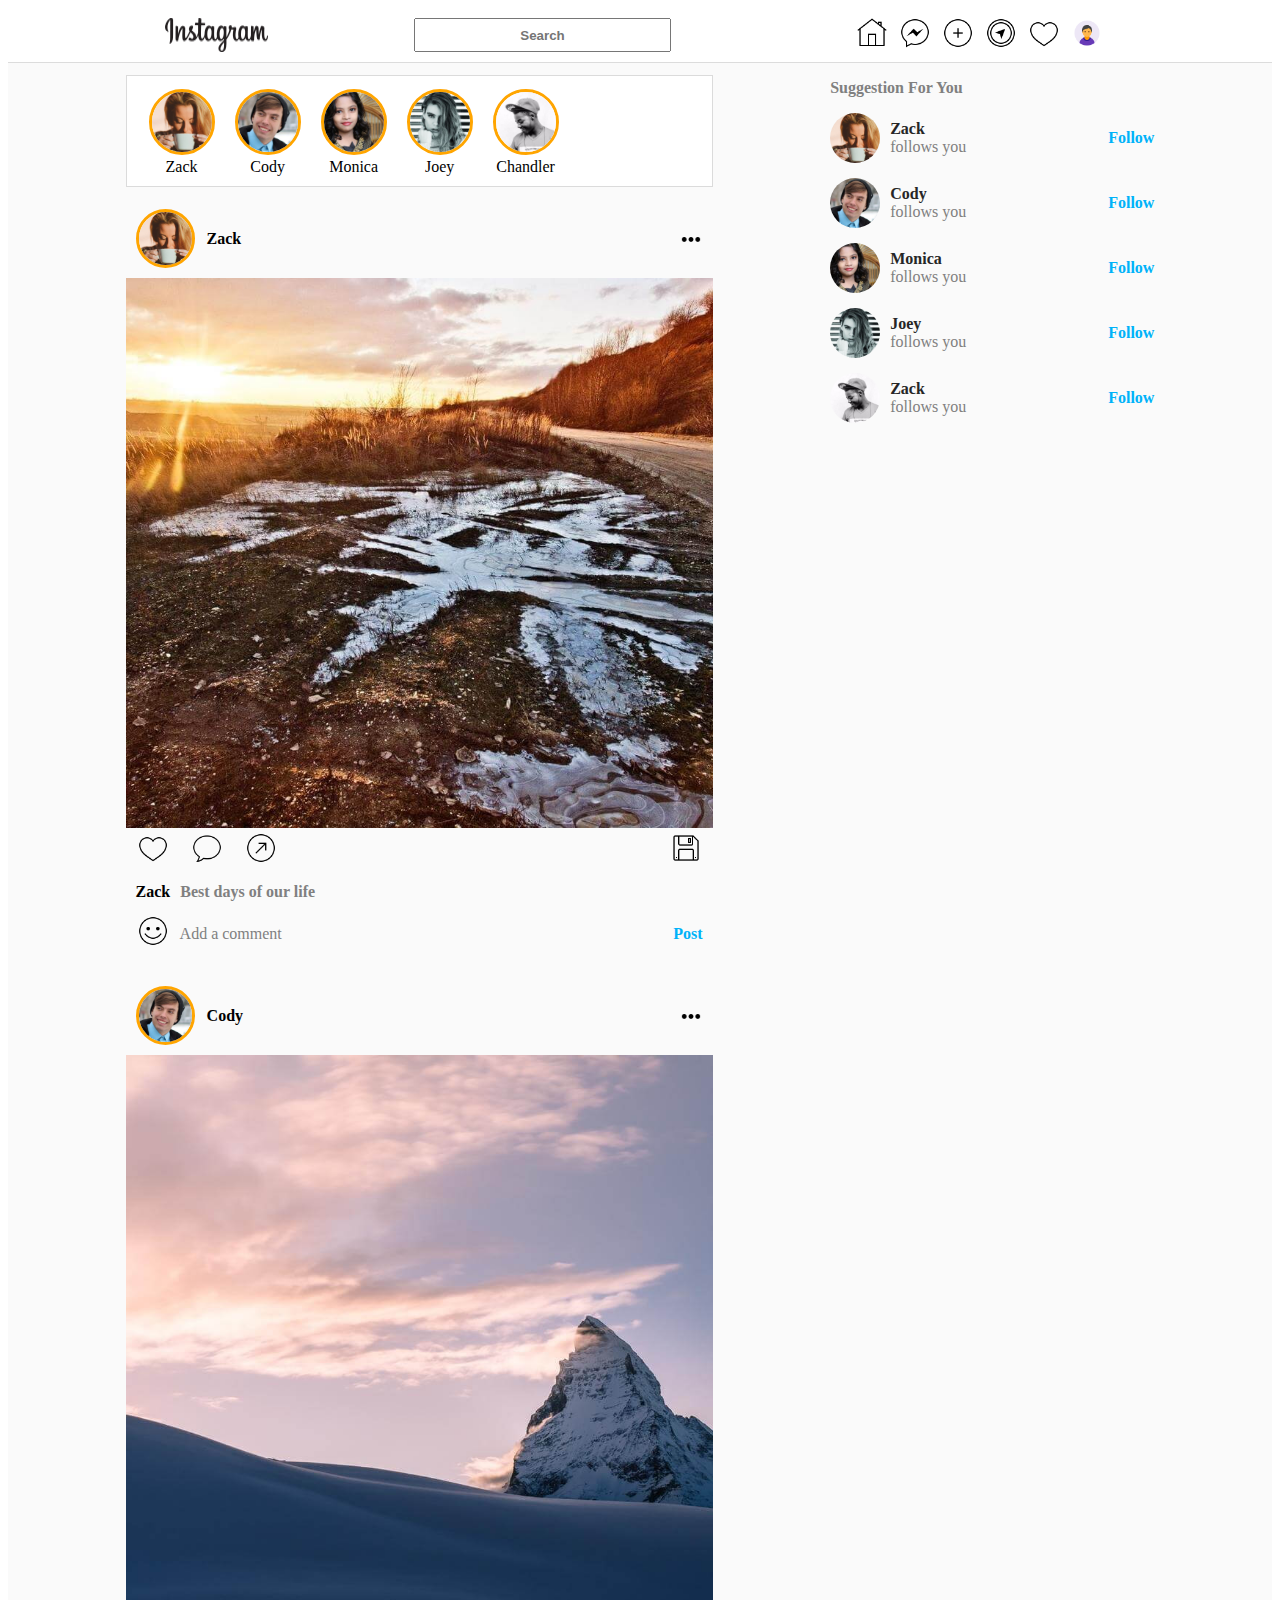
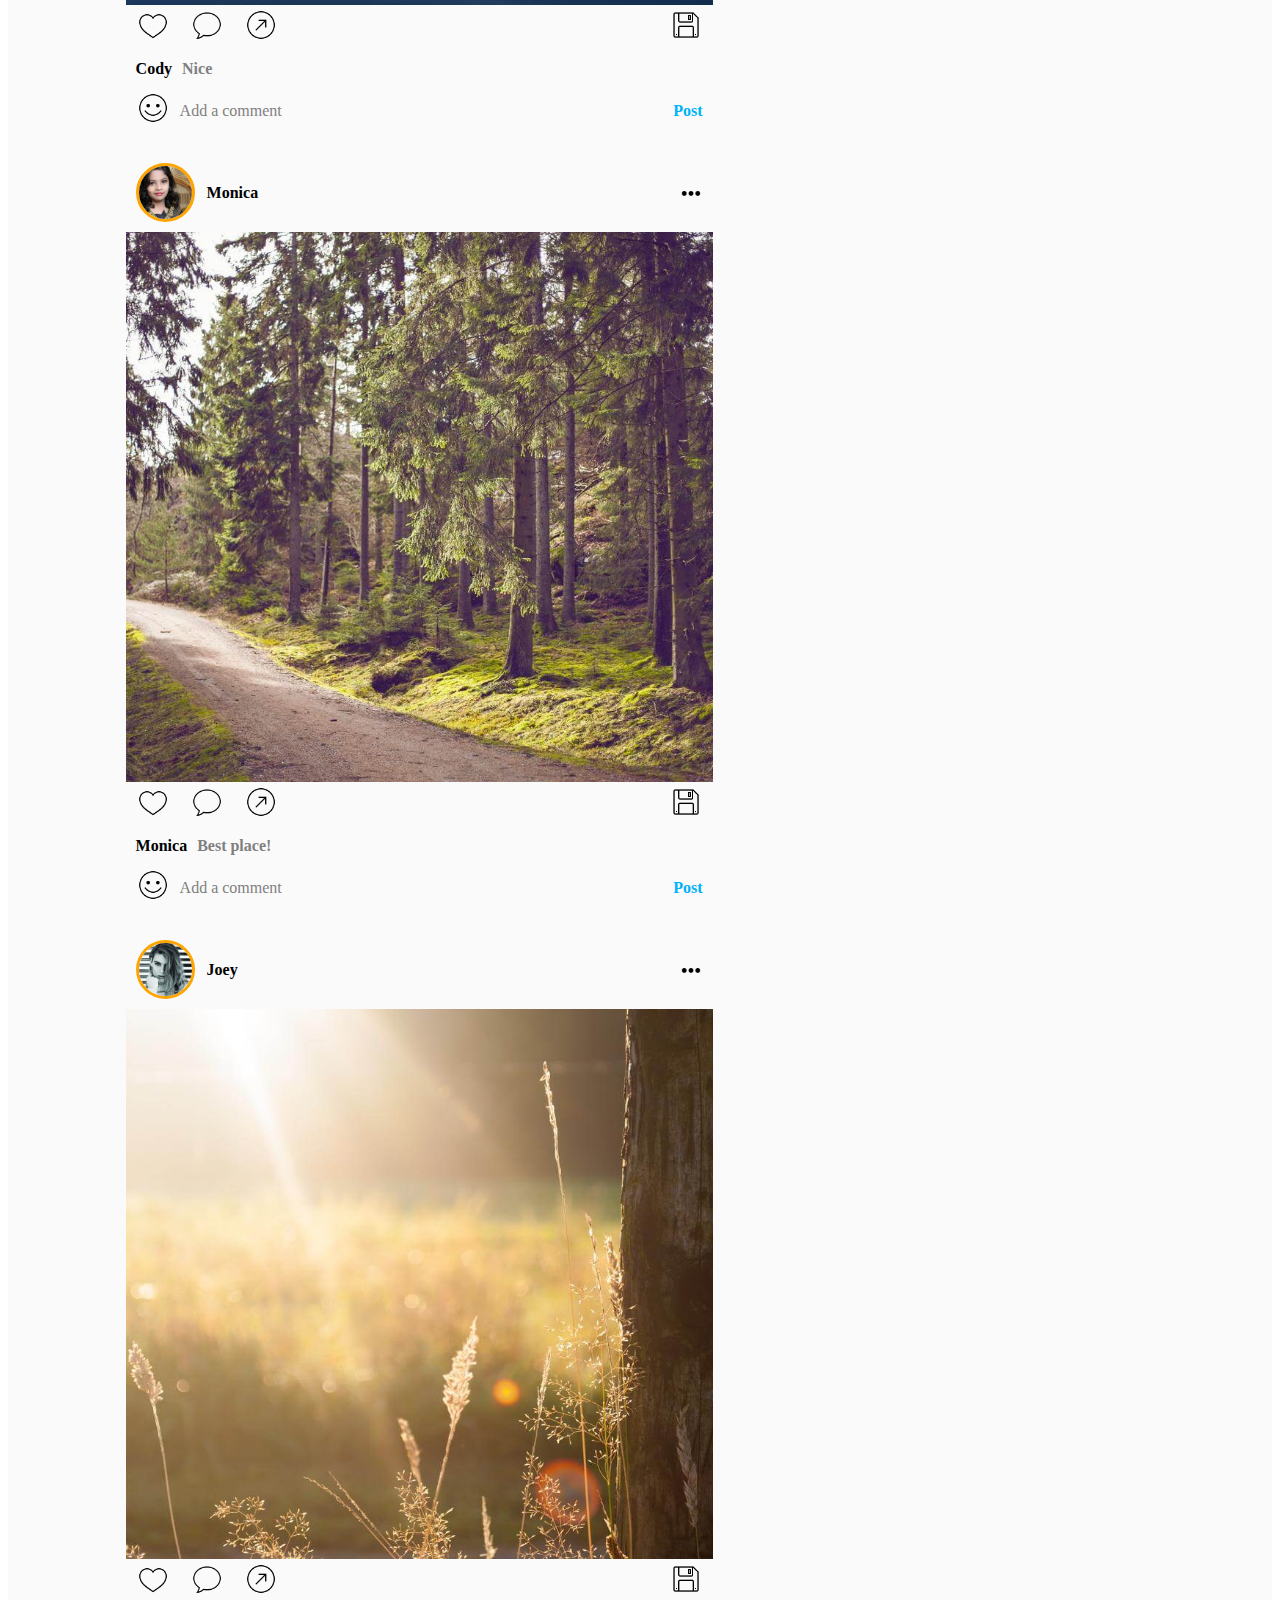
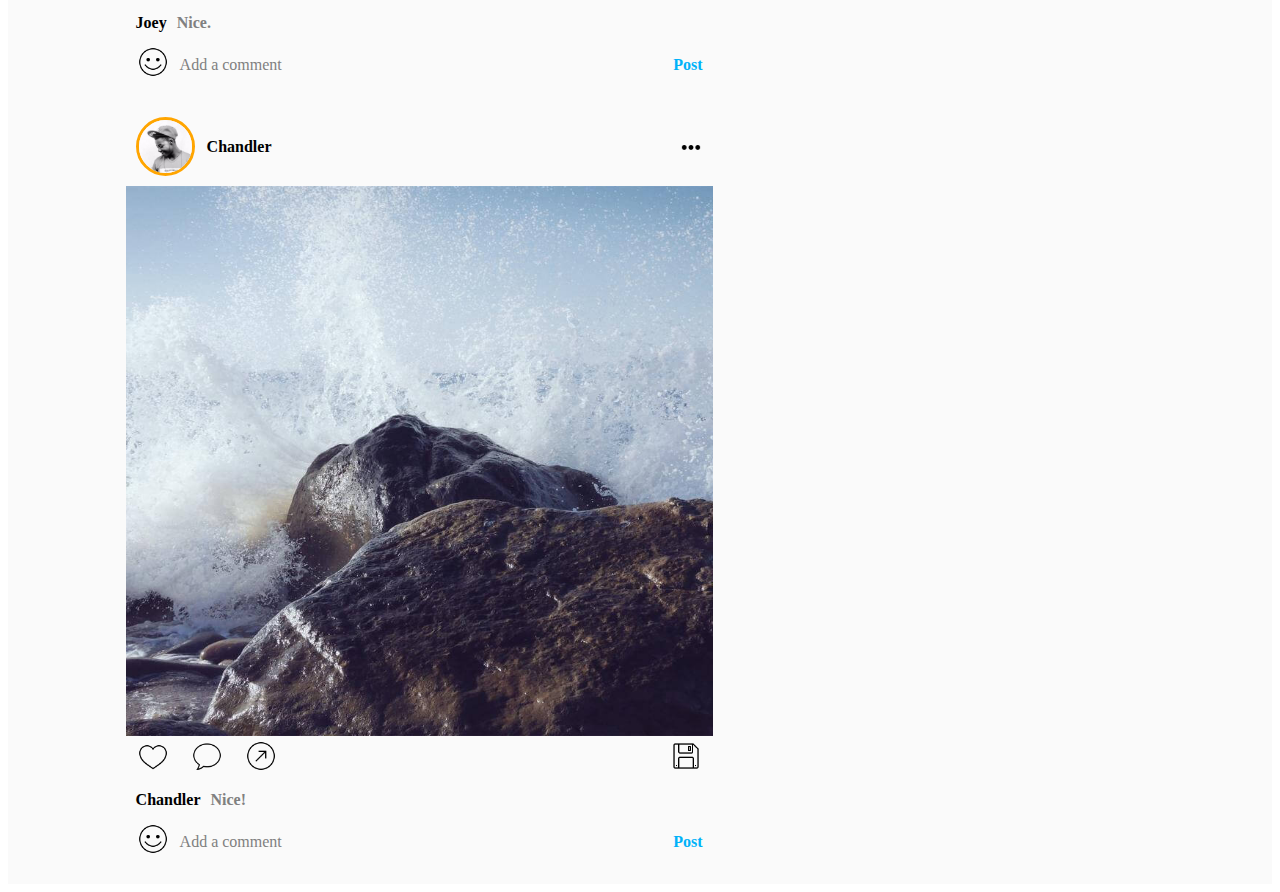
<file: Instagram-clone/index.html>
<!DOCTYPE html>
<html lang="en">
<head>
    <meta charset="UTF-8">
    <meta http-equiv="X-UA-Compatible" content="IE=edge">
    <!-- <meta name="viewport" content="width=device-width, initial-scale=1.0"> -->
    <meta id="viewport" name="viewport" content="width=device-width, initial-scale=1, minimum-scale=1, maximum-scale=1, viewport-fit=cover">

    <title>Instagram</title>
    <meta name="theme-color" content="#191919">
    <link rel="stylesheet" href="./index.css">
    <link rel="icon" href="./imgs/icons/instagram-icon.png">
</head>
<body>
    
    <nav>
        <img src="./imgs/instagram-logo.png" class="mb-img" alt="instagram-logo">
        <input type="text" class="hide" placeholder="Search">
        <div class="icon">
            <ul>
                <li>
                    <img src="./imgs/icons/icons8-home-50.png" class="img" alt="home">
                </li>
                <li>
                    <img src="./imgs/icons/icons8-facebook-messenger-50.png" class="img" alt="message">
                </li>  
                <li>
                    <img src="./imgs/icons/icons8-add-50.png" class="img" alt="addpost">
                </li>  
                <li>
                    <img src="./imgs/icons/icons8-navigation-50.png" class="img" alt="direct">
                </li>
                <li>
                    <img src="./imgs/icons/icons8-heart-50.png" class="img"  alt="like post">
                </li>
                <li>
                    <a href="#">
                        <img src="./imgs/icons/icons8-male-user-48.png" class="img"  alt="user"> 
                    </a>
                    <ul>
                      <li>
                          <span>😀Profile</span>
                      </li>
                      <li>Logout</li>
                    </ul>
                  </li>
            </ul>
              <!-- <img src="./imgs/icons/icons8-home-50.png"  alt="home">
            <img src="./imgs/icons/icons8-facebook-messenger-50.png"  alt="message">
            <img src="./imgs/icons/icons8-add-50.png"  alt="add post">
            <img src="./imgs/icons/icons8-navigation-50.png"  alt="direct">
            <img src="./imgs/icons/icons8-heart-50.png"  alt="like post">
               -->

        </div>
    </nav>

    <main>
        <!-- user/global feed starts here-->
        <div class="insta-feed">
            
            <div class="insta-stories">
                 <div class="stack">
                    <img src="./imgs/users/user-1.jpeg" alt="">
                    <span>Zack</span>
                 </div>
                 <div class="stack">
                    <img src="./imgs/users/user-2.jpeg" alt="">
                    <span>Cody</span>
                 </div>
                 <div class="stack">
                    <img src="./imgs/users/user-3.jpeg" alt="">
                    <span>Monica</span>
                 </div>
                 <div class="stack">
                    <img src="./imgs/users/user-4.jpeg" alt="">
                    <span>Joey</span>
                 </div>
                 <div class="stack">
                    <img src="./imgs/users/user-5.jpeg" alt="">
                    <span>Chandler</span>
                 </div>
               
            </div>

            <div class="user-feed">
                <div class="card">
                    <div class="card-top">
                         <div class="user-info">
                            <img src="./imgs/users/user-1.jpeg" alt="">
                            <span>Zack</span>
                         </div>

                         <div class="post-icon">
                            <img src="./imgs/icons/icons8-ellipsis-50.png" alt="">
                         </div>
                         
                    </div>

                    <div class="user-post">
                        <img src="./imgs/user-post/post-1.jpg" alt="">
                    </div>

                    <div class="insta-save-icon">
                        <div class="insta-icon">
                            <img src="./imgs/icons/icons8-heart-50.png" class="stackicon" alt="">
                            <img src="./imgs/icons/icons8-speech-bubble-50.png" class="stackicon" alt="">
                            <img src="./imgs/icons/icons8-circled-up-right-2-50.png" class="stackicon" alt="">
                        </div>

                        <div class="insta-savefeed-icon">
                            <img src="./imgs/icons/icons8-save-100.png" class="stackicon" alt="">

                        </div>
                    </div>

                    <div class="user-comments">
                         <span class="user">Zack</span>
                         <span class="comment">Best days of our life</span>
                    </div>

                    <div class="add-comments-stack">
                         <div class="comment">
                            <img src="./imgs/icons/icons8-happy-50.png" class="stackicon" alt="">
                            <span class="comment-text">Add a comment</span>
                         </div>
                         <div class="post">
                             <span class="mg">Post</span>
                         </div>
                    </div>
                </div>
            </div>

            <div class="user-feed">
                <div class="card">
                    <div class="card-top">
                         <div class="user-info">
                            <img src="./imgs/users/user-2.jpeg" alt="cody">
                            <span>Cody</span>
                         </div>

                         <div class="post-icon">
                            <img src="./imgs/icons/icons8-ellipsis-50.png" alt="dots">
                         </div>
                         
                    </div>

                    <div class="user-post">
                        <img src="./imgs/user-post/post-2.jpg" alt="post">
                    </div>

                    <div class="insta-save-icon">
                        <div class="insta-icon">
                            <img src="./imgs/icons/icons8-heart-50.png" class="stackicon" alt="heart">
                            <img src="./imgs/icons/icons8-speech-bubble-50.png" class="stackicon" alt="message">
                            <img src="./imgs/icons/icons8-circled-up-right-2-50.png" class="stackicon" alt="share">
                        </div>

                        <div class="insta-savefeed-icon">
                            <img src="./imgs/icons/icons8-save-100.png" class="stackicon" alt="save">

                        </div>
                    </div>

                    <div class="user-comments">
                         <span class="user">Cody</span>
                         <span class="comment">Nice</span>
                    </div>

                    <div class="add-comments-stack">
                         <div class="comment">
                            <img src="./imgs/icons/icons8-happy-50.png" class="stackicon" alt="react">
                            <span class="comment-text">Add a comment</span>
                         </div>
                         <div class="post">
                             <span class="mg">Post</span>
                         </div>
                    </div>
                </div>
            </div>
            
            <div class="user-feed">
                <div class="card">
                    <div class="card-top">
                         <div class="user-info">
                            <img src="./imgs/users/user-3.jpeg" alt="monica">
                            <span>Monica</span>
                         </div>

                         <div class="post-icon">
                            <img src="./imgs/icons/icons8-ellipsis-50.png" alt="dots">
                         </div>
                         
                    </div>

                    <div class="user-post">
                        <img src="./imgs/user-post/post-3.jpg" alt="post">
                    </div>

                    <div class="insta-save-icon">
                        <div class="insta-icon">
                            <img src="./imgs/icons/icons8-heart-50.png" class="stackicon" alt="heart">
                            <img src="./imgs/icons/icons8-speech-bubble-50.png" class="stackicon" alt="message">
                            <img src="./imgs/icons/icons8-circled-up-right-2-50.png" class="stackicon" alt="share">
                        </div>

                        <div class="insta-savefeed-icon">
                            <img src="./imgs/icons/icons8-save-100.png" class="stackicon" alt="save">

                        </div>
                    </div>

                    <div class="user-comments">
                         <span class="user">Monica</span>
                         <span class="comment">Best place!</span>
                    </div>

                    <div class="add-comments-stack">
                         <div class="comment">
                            <img src="./imgs/icons/icons8-happy-50.png" class="stackicon" alt="react">
                            <span class="comment-text">Add a comment</span>
                         </div>
                         <div class="post">
                             <span class="mg">Post</span>
                         </div>
                    </div>
                </div>
            </div>

            <div class="user-feed">
                <div class="card">
                    <div class="card-top">
                         <div class="user-info">
                            <img src="./imgs/users/user-4.jpeg" alt="Joey">
                            <span>Joey</span>
                         </div>

                         <div class="post-icon">
                            <img src="./imgs/icons/icons8-ellipsis-50.png" alt="dots">
                         </div>
                         
                    </div>

                    <div class="user-post">
                        <img src="./imgs/user-post/post-4.jpg" alt="post">
                    </div>

                    <div class="insta-save-icon">
                        <div class="insta-icon">
                            <img src="./imgs/icons/icons8-heart-50.png" class="stackicon" alt="heart">
                            <img src="./imgs/icons/icons8-speech-bubble-50.png" class="stackicon" alt="message">
                            <img src="./imgs/icons/icons8-circled-up-right-2-50.png" class="stackicon" alt="share">
                        </div>

                        <div class="insta-savefeed-icon">
                            <img src="./imgs/icons/icons8-save-100.png" class="stackicon" alt="save">

                        </div>
                    </div>

                    <div class="user-comments">
                         <span class="user">Joey</span>
                         <span class="comment">Nice.</span>
                    </div>

                    <div class="add-comments-stack">
                         <div class="comment">
                            <img src="./imgs/icons/icons8-happy-50.png" class="stackicon" alt="react">
                            <span class="comment-text">Add a comment</span>
                         </div>
                         <div class="post">
                             <span class="mg">Post</span>
                         </div>
                    </div>
                </div>
            </div>

            <div class="user-feed">
                <div class="card">
                    <div class="card-top">
                         <div class="user-info">
                            <img src="./imgs/users/user-5.jpeg" alt="chandler">
                            <span>Chandler</span>
                         </div>

                         <div class="post-icon">
                            <img src="./imgs/icons/icons8-ellipsis-50.png" alt="dots">
                         </div>
                         
                    </div>

                    <div class="user-post">
                        <img src="./imgs/user-post/post-5.jpg" alt="post">
                    </div>

                    <div class="insta-save-icon">
                        <div class="insta-icon">
                            <img src="./imgs/icons/icons8-heart-50.png" class="stackicon" alt="heart">
                            <img src="./imgs/icons/icons8-speech-bubble-50.png" class="stackicon" alt="message">
                            <img src="./imgs/icons/icons8-circled-up-right-2-50.png" class="stackicon" alt="share">
                        </div>

                        <div class="insta-savefeed-icon">
                            <img src="./imgs/icons/icons8-save-100.png" class="stackicon" alt="save">

                        </div>
                    </div>

                    <div class="user-comments">
                         <span class="user">Chandler</span>
                         <span class="comment">Nice!</span>
                    </div>

                    <div class="add-comments-stack">
                         <div class="comment">
                            <img src="./imgs/icons/icons8-happy-50.png" class="stackicon" alt="react">
                            <span class="comment-text">Add a comment</span>
                         </div>
                         <div class="post">
                             <span class="mg">Post</span>
                         </div>
                    </div>
                </div>
            </div>
        </div>

        <!-- suggestion section starts here -->
        <div class="insta-suggestions hide">
            <p class="suggestion-title">Suggestion For You</p>
            <div class="card">
                <div class="suggested-people">
                     <div class="one">
                        <img src="./imgs/users/user-1.jpeg" alt="Zack">
                        <div class="names">
                            <span class="name mg">Zack</span>    
                            <span class="names2 mg">follows you</span>
                        </div>
                     </div>

                     <div class="two">
                        <span class="names3">Follow</span>

                     </div>
                </div>
                <div class="suggested-people">
                    <div class="one">
                       <img src="./imgs/users/user-2.jpeg" alt="Cody">
                       <div class="names">
                           <span class="name mg">Cody</span>    
                           <span class="names2 mg">follows you</span>
                       </div>
                    </div>

                    <div class="two">
                       <span class="names3">Follow</span>

                    </div>
               </div>
               <div class="suggested-people">
                <div class="one">
                   <img src="./imgs/users/user-3.jpeg" alt="Monica">
                   <div class="names">
                       <span class="name mg">Monica</span>    
                       <span class="names2 mg">follows you</span>
                   </div>
                </div>

                <div class="two">
                   <span class="names3">Follow</span>

                </div>
               </div>
               <div class="suggested-people">
                <div class="one">
                   <img src="./imgs/users/user-4.jpeg" alt="Joey">
                   <div class="names">
                       <span class="name mg">Joey</span>    
                       <span class="names2 mg">follows you</span>
                   </div>
                </div>

                <div class="two">
                   <span class="names3">Follow</span>

                </div>
               </div>
               <div class="suggested-people">
            <div class="one">
               <img src="./imgs/users/user-5.jpeg" alt="Zack">
               <div class="names">
                   <span class="name mg">Zack</span>    
                   <span class="names2 mg">follows you</span>
               </div>
            </div>

            <div class="two">
               <span class="names3">Follow</span>

            </div>
               </div>
            </div>
        </div>
    </main>
</body>
</html>
</file>
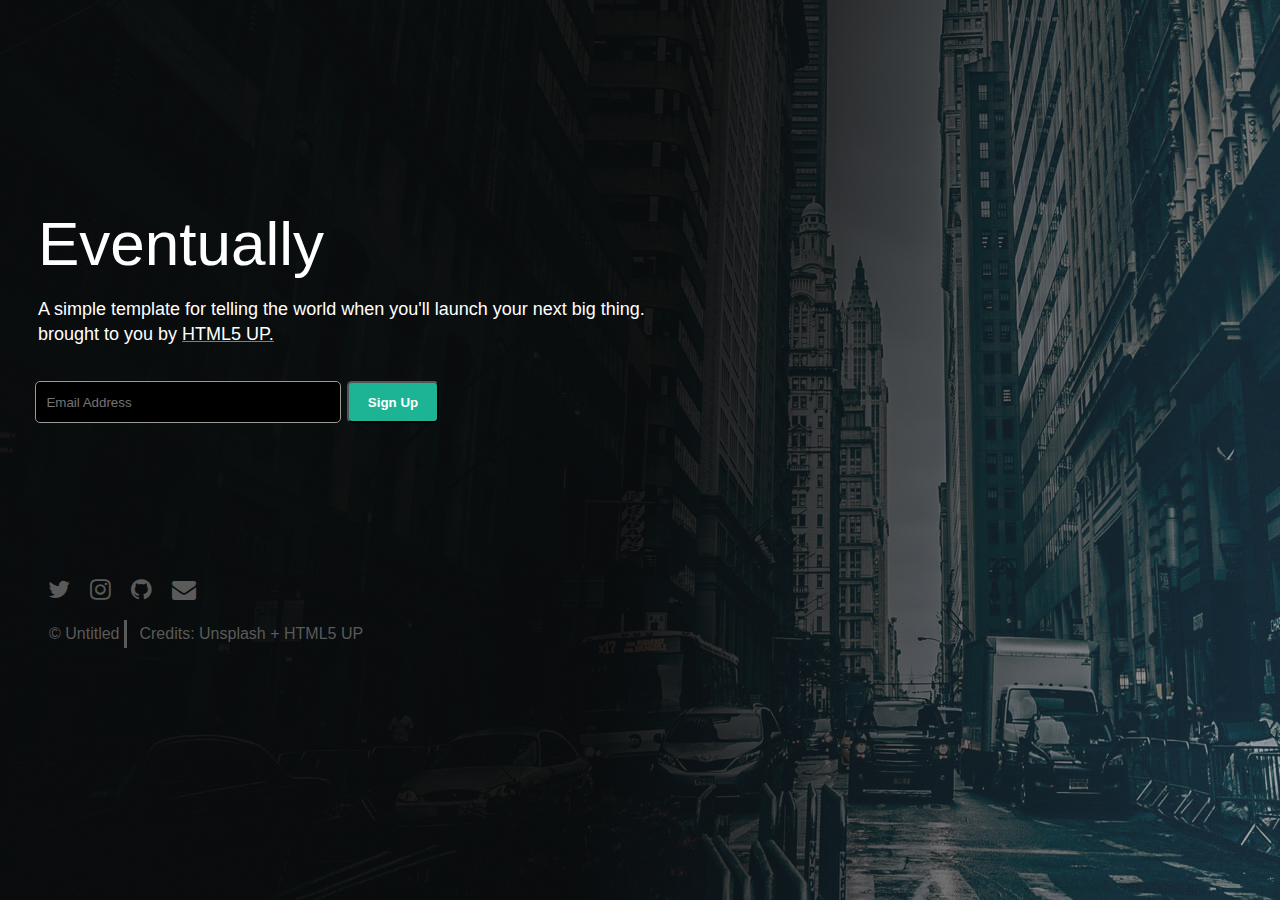
<file: Landing-page/index.html>
<!DOCTYPE html>
<html lang="en">
<head>
    <meta charset="UTF-8">
    <meta http-equiv="X-UA-Compatible" content="IE=edge">
    <meta name="viewport" content="width=device-width, initial-scale=1.0">
    <title>Landing Page</title>
    <link rel="stylesheet" href="../Landing-page/index.css">
    <link rel="stylesheet" href="https://cdnjs.cloudflare.com/ajax/libs/font-awesome/4.7.0/css/font-awesome.min.css">
</head>
<body>
    <main class="container">
        <section class="container-info">
            <span>Eventually</span>
            <p>A simple template for telling the world when you'll launch your next big thing. brought to you by <span class="underline-text">HTML5 UP.</span></p>
            
        </section>
        
        <section class="container-form">
            <form >
                <input type="email" placeholder="Email Address" id="emailaddress" required >
                <button id="checkEmailValidation">Sign Up</button><br>
                
            </form>
            <label for="emailaddress" id="email-lable"></label>

        </section>
    </main>

    <footer>
        <div class="icons">
            <ul>
                <a href="#">
                    <li class="fa fa-twitter"></li>
                </a>                
                <a href="#">
                    <li class="fa fa-instagram"></li>
                </a>
                <a href="#">
                    <li class="fa fa-github"></li>
                </a>
                <a href="#">
                    <li class="fa fa-envelope"></li>
                </a>
            </ul>
        </div>
        <div class="credits">
           <div class="author">&copy; Untitled</div>
           <div class="brand">Credits: Unsplash + HTML5 UP</div>
        </div>
    </footer>

    <script src="../Landing-page/index.js"></script>
</body>
</html>
</file>
<file: Instagram-clone/index.css>
.stackicon{
    height: 30px; 
    margin: 5px 12px 10px 12px;
      
   }

    ul{
       display: flex;
       justify-content: space-evenly;
       list-style: none;
       margin: 0px;
   }

   ul > li{
      
  position: relative;
  transition: 0.5s;
  display: block;

   }

   ul > li > ul {
    display: none;

   }

   ul li:hover ul
{
    margin-left: -62px;

  background-color: white;
  display: flex;
  position: absolute;
  flex-direction: column;
  padding: 3px;
  box-shadow: 0px 20px 100px 0px rgba(0, 0, 0, 0.5);
}


ul li ul li{
    border-bottom: 1px #adadad solid;
    padding: 15px;
    font-weight: bold;
}
   .img{
    height: 30px;
    margin-right: 13px;
   }

  




main{
    background-color: #fafafa    ;
}
nav{
    display: flex;
    justify-content: space-evenly;
    border-bottom: 1px gainsboro solid;
    padding: 10px;
}

nav > input{
    text-align: center;
    font-weight: bold;
    width:20%;
}
nav > .icon > img{
   height: 30px;
   margin-right: 13px;
}

main{
    display: flex;
    justify-content: space-evenly;
}

main  > .insta-feed > .insta-stories{
    display: flex;
    border: 1px #dbdbdb solid;
    margin: 12px 0 12px 0;
    background-color: #FFFFFF;
    padding: 10px 143px 10px 12px;
}

main > .insta-feed > .insta-stories > .stack {
   display: flex;
   flex-direction: column;
   text-align: center;
}

main  > .insta-feed > .insta-stories > .stack > img{
    border-radius: 50%;
    height: 60px;
    border-style: solid;
    margin: 3px 10px 3px 10px;
    border: 3px orange solid;

}

main > .insta-feed > .user-feed{
    margin: 0 0 20px 0;
}

main > .insta-feed > .user-feed > .card{
  
    display: flex;
    flex-direction: column;
    background-color: #fafafa;
    border: 0px gainsboro solid;
}


main > .insta-feed > .user-feed > .card > .card-top{
    display: flex;
    justify-content: space-between;

}
  

main > .insta-feed > .user-feed > .card > .card-top > .user-info{
  
    display: flex;
    flex-direction: row;
    align-items: center;
    padding: 10px;
}


main > .insta-feed > .user-feed > .card > .card-top > .user-info > img{
  height: 53px;
  border-radius: 50%;
  border: 3px orange solid;

}

main > .insta-feed > .user-feed > .card > .card-top > .user-info > span{
   
   margin-left: 12px;
   font-weight: bold;
  }

main > .insta-feed > .user-feed > .card > .card-top > .icon{
    display: flex;
    justify-content: flex-end;
    border: 2px red solid;
  }
  
  main > .insta-feed > .user-feed > .card > .card-top > .post-icon{
    display: flex;
    align-items: center;
  }
  main > .insta-feed > .user-feed > .card > .card-top > .post-icon > img{
    height: 20px;
    margin-right: 12px;
  }


main > .insta-feed > .user-feed > .card > .user-post {
    display: flex;
}

main > .insta-feed > .user-feed > .card > .user-post > img {

    width: 100%;
    height: 550px;
}


main > .insta-feed > .user-feed > .card > .insta-save-icon{
    display: flex;
    justify-content: space-between;
}

main > .insta-feed > .user-feed > .card > .insta-save-icon > .insta-icon{
    display: flex;
}


main > .insta-feed > .user-feed > .card > .insta-save-icon > .insta-savefeed-icon{
    display: flex;
    
}

main > .insta-feed > .user-feed > .card > .user-comments{
    display: flex;
    flex-direction: row;
    margin: 10px;
}

main > .insta-feed > .user-feed > .card > .user-comments > .user{
   font-weight: bold;
   margin-right: 10px;
}


main > .insta-feed > .user-feed > .card > .user-comments > .comment{
    font-weight: bold;
    color: #808080;
 }
 
 main > .insta-feed > .user-feed > .card > .add-comments-stack{
     display: flex;
     justify-content: space-between;
 }

 
 main > .insta-feed > .user-feed > .card > .add-comments-stack > .comment{
    display: flex;
    flex-direction: row;
    align-items: center;
}

main > .insta-feed > .user-feed > .card > .add-comments-stack > .post{
    display: flex;
    flex-direction: row;
    align-items: center;
}



.comment-text{
    color:#808080;
}
.mg{
    font-weight: bolder;
    font-size: medium;
    color: #00b2f9;
    margin-right: 10px;
}

/* suggestion of instagram*/

main > .insta-suggestions > .card{
  display: flex;
  flex-direction: column;
  margin: 12px 0 12px 0;
}

main > .insta-suggestions > .card > .suggested-people{

    display: flex;
    flex-direction: row;
    justify-content: space-evenly;
    margin-bottom: 15px;
}

main > .insta-suggestions > .card > .suggested-people > .one {
    display: flex;
    flex-direction: row;
}

main > .insta-suggestions > .card > .suggested-people > .one > img{
    border-radius: 50%;
    height: 50px;
}


main > .insta-suggestions > .card > .suggested-people > .one > .names{
   display: flex;
   flex-direction: column;
   justify-content: center;
}

 .suggestion-title{
   font-weight: 600;
   color: #808080;
 }
.mg{
    margin-left: 10px;
}
.name{
    font-weight: bolder;
    color: #262626 ;
}

.names2{
    font-weight: 500;
    color: #808080;
}

.names3{
    font-weight: bold;
    color: #00b2f9    ;
}


main > .insta-suggestions > .card > .suggested-people > .two{
    display: flex;
    flex-direction: column;
    align-items: center;
    justify-content: center;
    margin-left: 132px;
 }
 
@media (min-width:230px) and (max-width:600px){
  /* image issue in stories adjust on mediaport accordingly other than works super on  devices*/
    .hide{
        display: none;
    }

    .mb-img{
        height: 20px;
    }

    nav > .icon > img{
        height: 20px;
        margin-right: 3px;
     }
     
     main  > .insta-feed > .insta-stories > .stack > img{
        border-radius: 50%;
        height: 50px;
        border-style: solid;
        margin: 0px px 0px 0px; 
        border: 3px orange solid;
    
    }

    main  > .insta-feed > .insta-stories{
        display: flex;
        border: 1px #dbdbdb solid;
        margin: 0px 0 0px 0; 
        background-color: #FFFFFF;
        padding: 0px 0px 0px 0px; 
    }

    
main > .insta-feed > .user-feed > .card > .user-post > img {

    width: 100%;
    height: 350px;
}

main > .insta-feed > .user-feed > .card{
  
    border: 0px gainsboro solid;
}
 
}
</file>
<file: Landing-page/index.css>
body{
    background: linear-gradient(100deg, rgba(10, 10, 10, 0.932) 50%, rgba(53, 53, 53, 0.39) 95%) no-repeat center center fixed, url(../Landing-page/src/images/bg01.jpg) no-repeat center center fixed;
    background-size: cover;
    /* background: url('./src/images/bg01.jpg') no-repeat center center fixed;
    background-size: cover; */
    font-family: Roboto, sans-serif;
    color: #ffffff;
}


main > .container-info {
   display: flex;
   flex-direction: column;
   margin: 13em 0 0 30px;

}

main > section >span{
    font-size: 62px;
    font-style: normal;
}

main > section >p {
    width: 670px;
    font-size: 18px;
    font-style: normal;
    line-height: 25px;
    line-break: break-all;

}

main > .container-form > form{
    margin: 1em 0 0 22px;
    display: flex;
    flex-direction: row;
    width: 420px;
    justify-content: space-evenly;
    
}

main > .container-info > p > .underline-text{
    text-decoration: underline;
    text-decoration-color: gray;
} 

main > .container-form > form> input{
    width: 70%;
    border-radius: 5px;
    height: 30px;
    background-color: black;
    color: gainsboro;
    padding: 5px 0px 5px 10px;
    border: rgb(155, 152, 152) 1px ;
    border-style:double
}

main > .container-form > form > button{
    background-color: #1cb495;
    color: white;
    padding: 5px 19px 5px 19px;
    border-radius: 5px;
    font-weight: bold;
}
main > .container-form > label{
   
    margin: 0px 0px 0 30px;
}
footer > .icons{
      display: flex;
      margin-top: 10%;
      
}


ul{
    display: flex;
}
a{
    font-size: 24px;
}
li{
    color: rgb(90, 90, 90);

    margin: 12px 20px 0 0;
    list-style: none;
}


footer > .credits{
    display: flex;
    margin-left: 36px;
}

footer > .credits > .author{
    margin-right: 12px;
    padding: 5px;
    color: rgb(90, 90, 90);
    border-right: rgb(90, 90, 90) 3px solid;
}

footer > .credits > .brand{
    margin-right: 12px;
    padding-top: 5px;
    color: rgb(90, 90, 90);
}

@media (min-width: 268px) and (max-width: 750px) { 

     
    .container-info > span, p{
        display: none;
    }


    main > .container-form > form{

        display: flex;
        flex-direction: column;
       
    }

    main > .container-form > form > input{
        margin-right:33px ;
    }
    
    main > .container-form > form > input,button {
        margin-bottom: 10px;
        width: 90%;
    }
    main > .container-form > form > button {
        margin-bottom: 10px;
        padding: 10px 0px 10px 0;
        width: 93%;
    }


   footer > .icons {
       margin: 350px 0 0px 0;
   }
     
}
</file>
